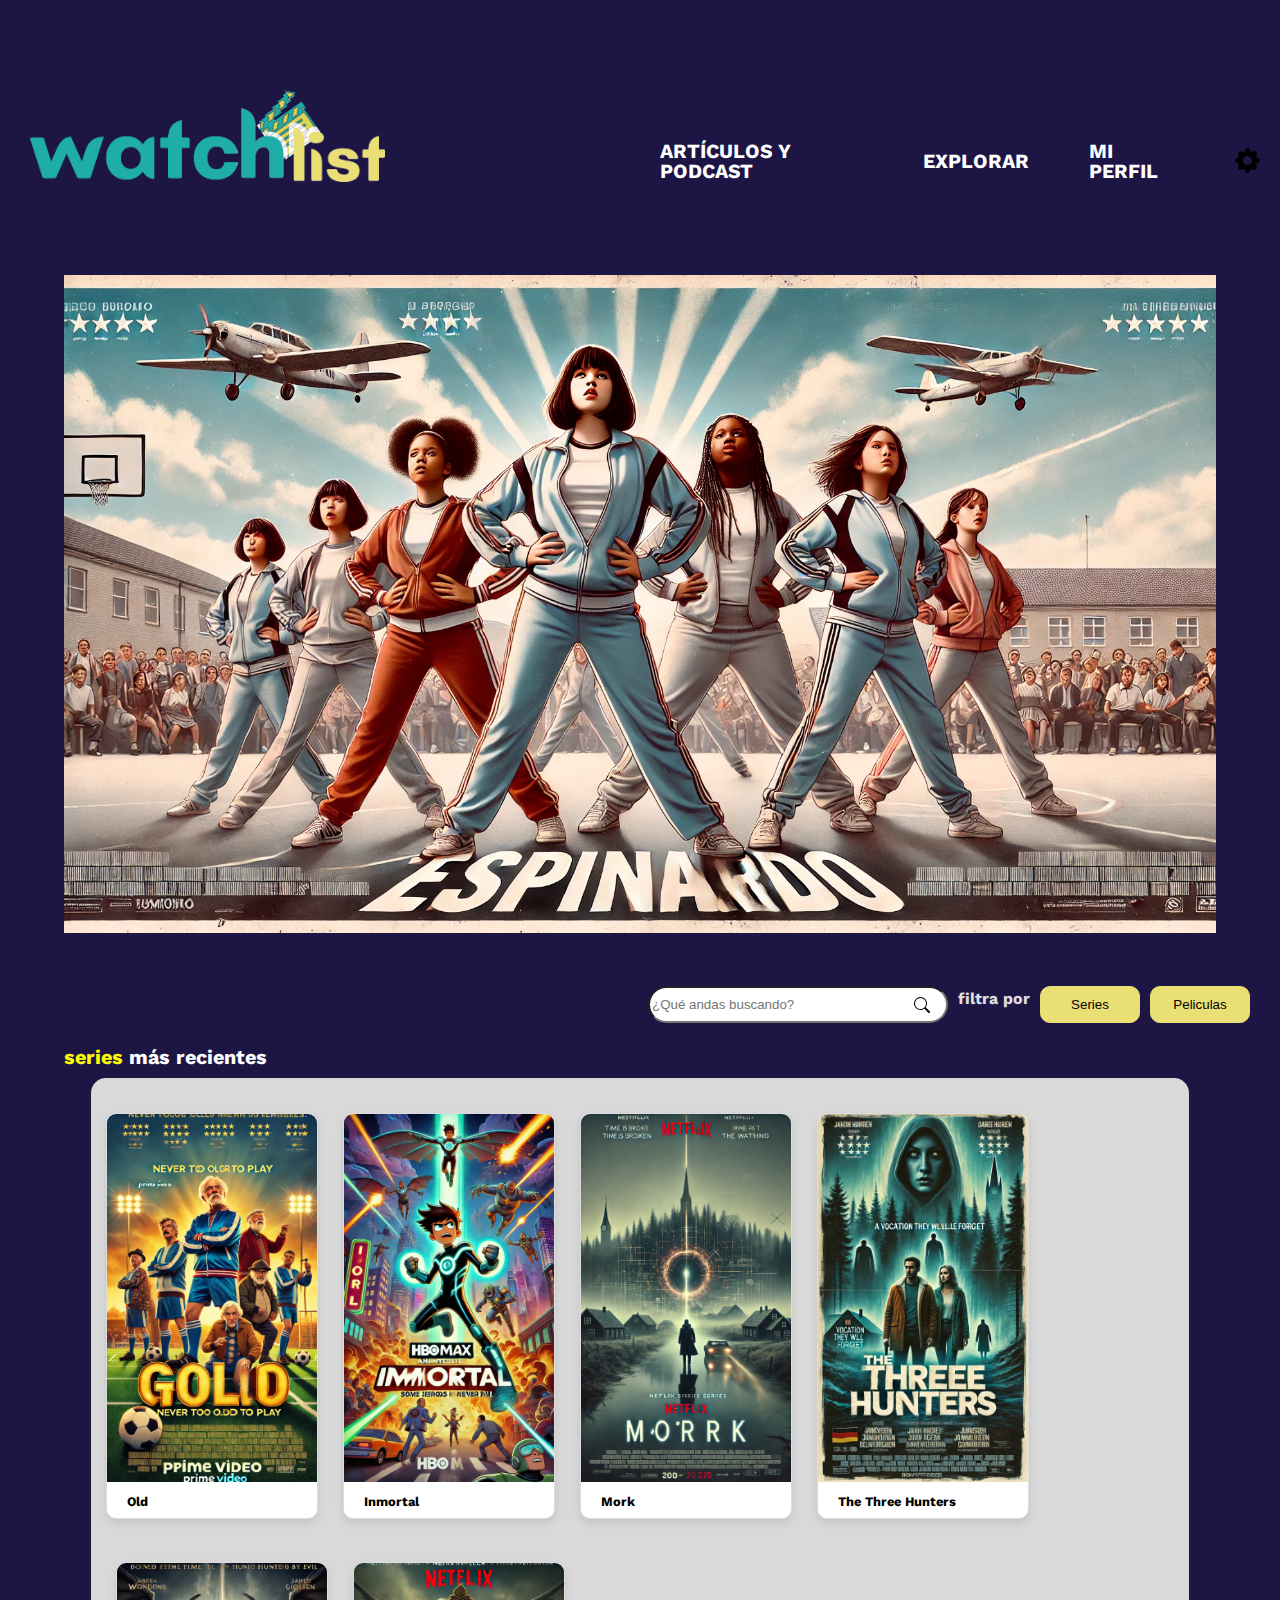
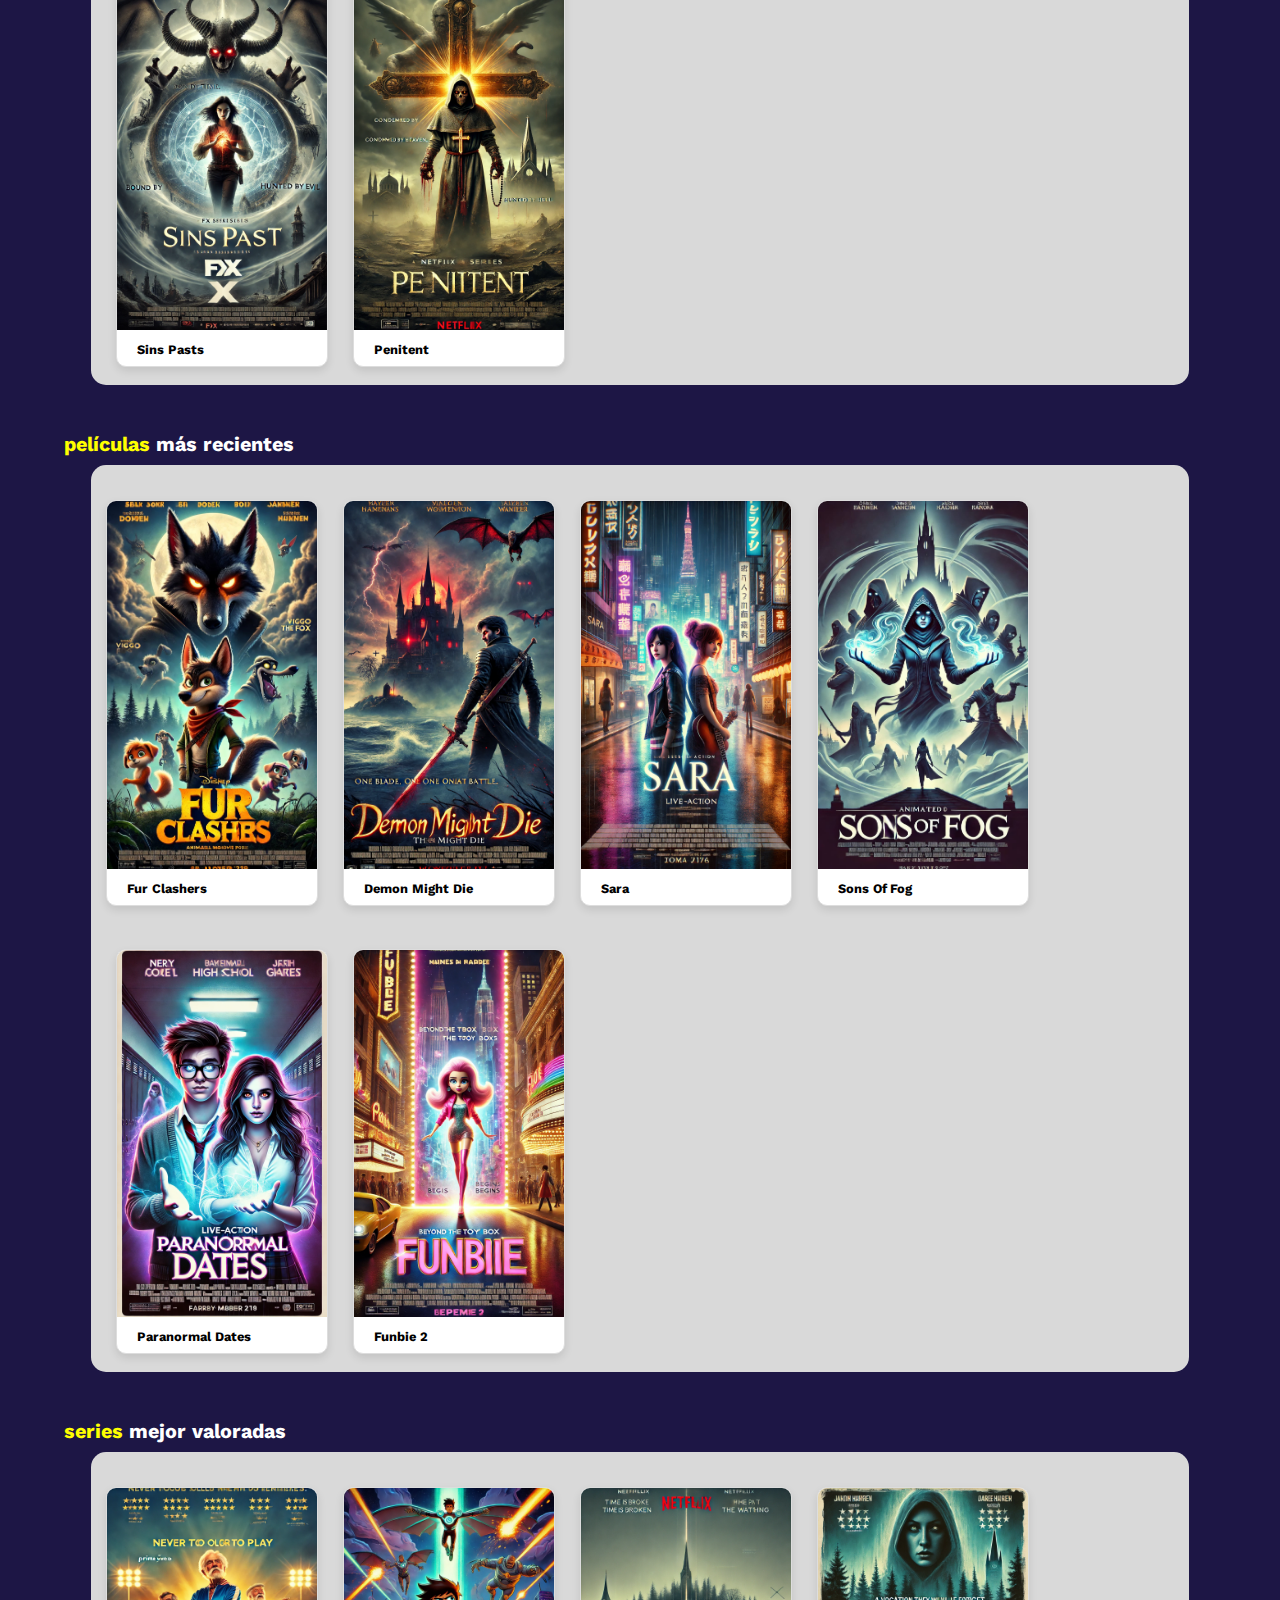
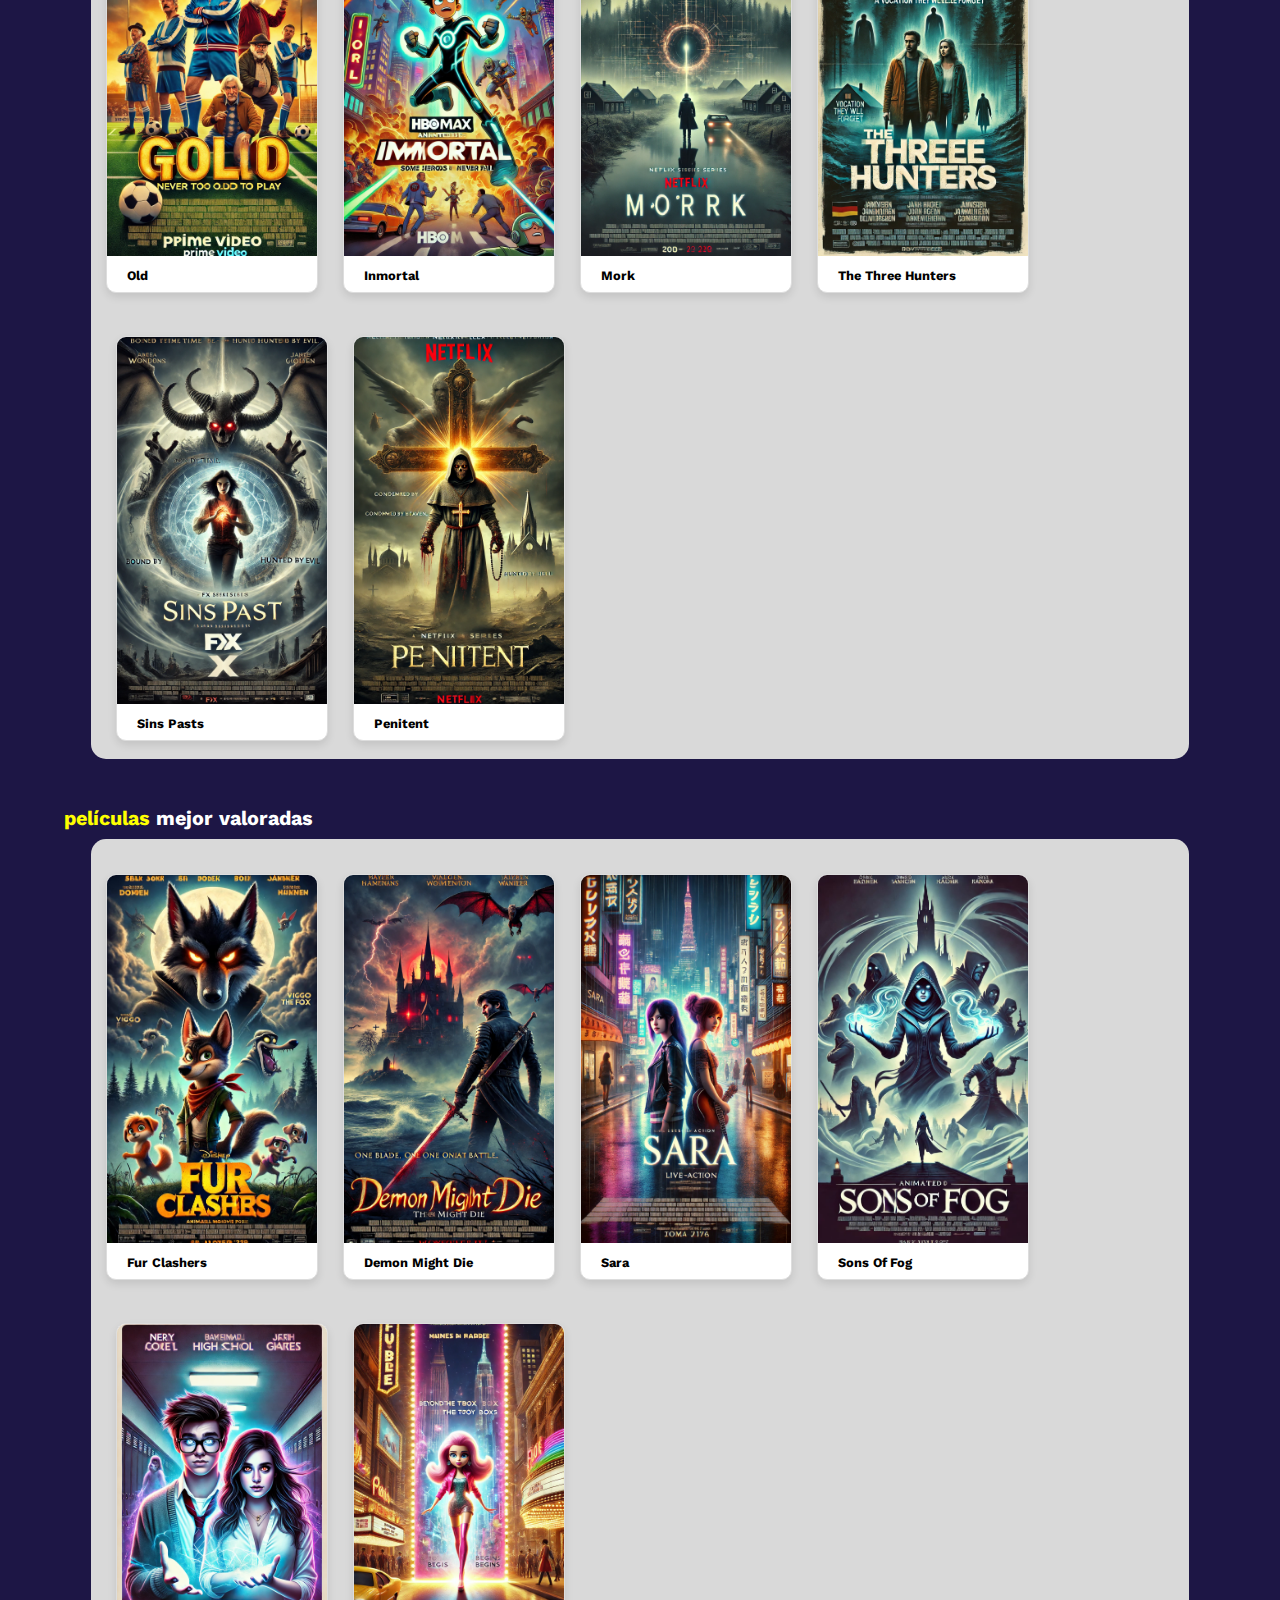
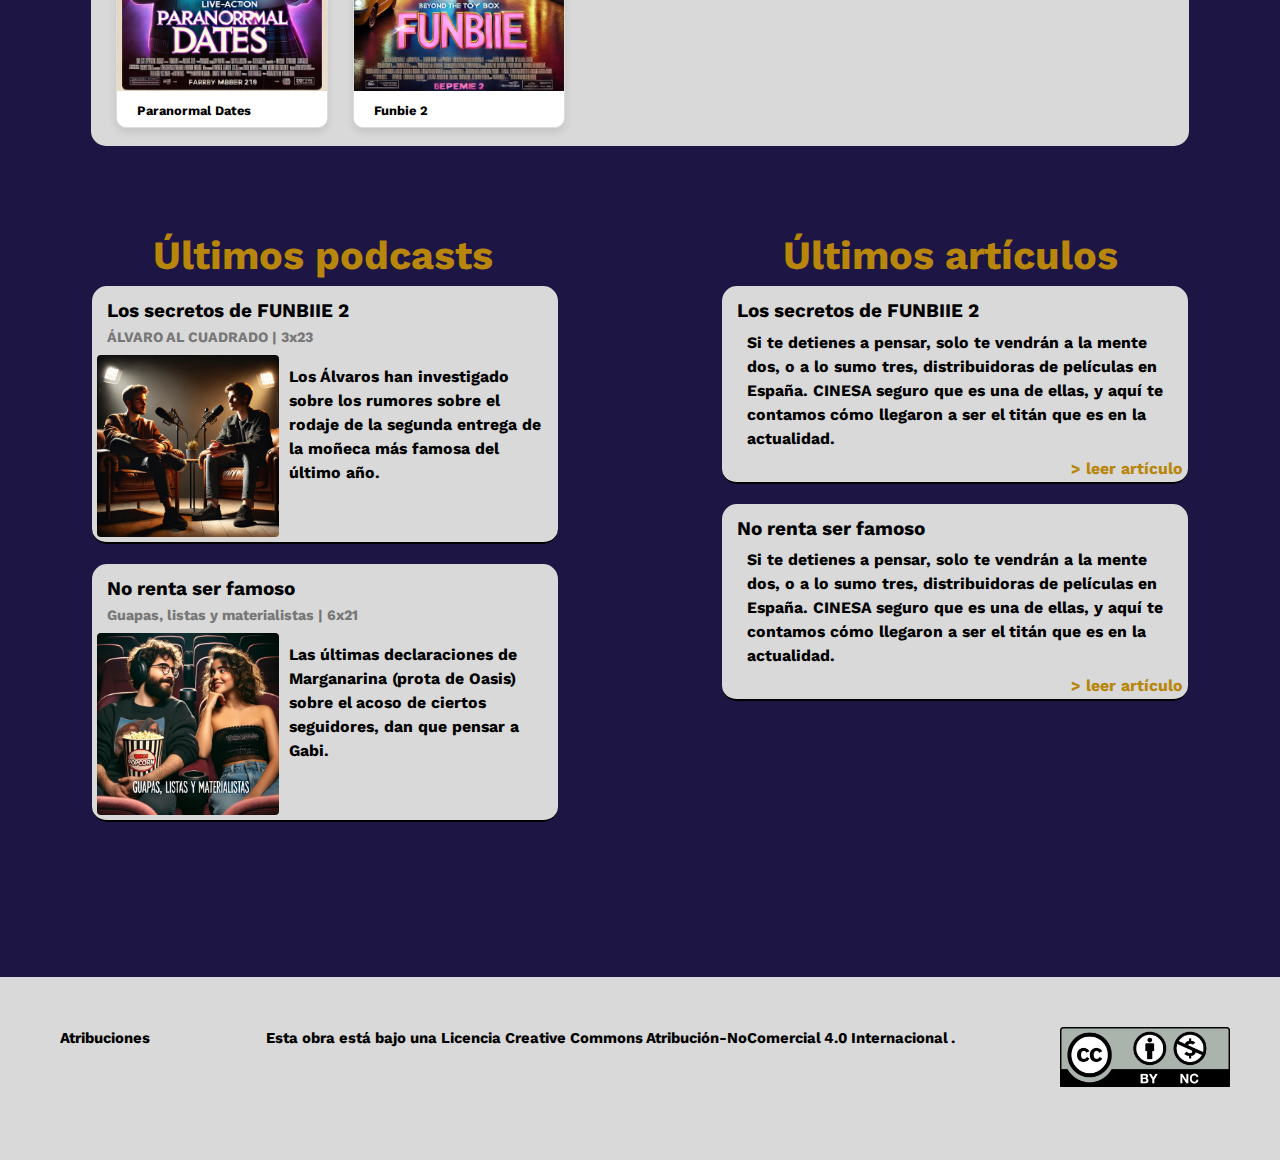
<file: index.html>
<!DOCTYPE html>
<html lang="es">
<head>
    <meta charset="UTF-8">
    <meta name="viewport" content="width=device-width, initial-scale=1.0">
    <title>Watchlist</title>
    <script src="JS/acc_menu.js" defer></script>
    <link rel="stylesheet" href="CSS/inicio.css">
    <link rel="preconnect" href="https://fonts.googleapis.com">
    <link rel="preconnect" href="https://fonts.gstatic.com" crossorigin>
    <link href="https://fonts.googleapis.com/css2?family=Kantumruy+Pro:ital,wght@0,100..700;1,100..700&display=swap" rel="stylesheet">
</head>
<body class="kantumruy-pro-bold">
    
        <header>

            <div class="img">
                <a href="index.html"><img src="Assets/imagenes/logo.png" alt="Logo de Watchlist"></a>
            </div>

            <nav id="desktop">
                <ul>
                    <li><a href="articuloPodcast.html">ARTÍCULOS Y PODCAST</a></li>
                    <li>
                        <a href="#">EXPLORAR</a>
                        <ul class="submenu">
                            <a href="explorarSeries.html">SERIES</a>
                            <a href="explorarPeliculas.html">PELÍCULAS</a>
                        </ul>
                    </li>
                    <li>
                        <a href="#">MI PERFIL</a>
                        <ul class="submenu">
                            <a href="#">MIS WATCHLISTS</a>
                            <a href="#">MIS FAVORITOS</a>
                            <a href="#">REVIEWS</a>
                        </ul>
                    </li>
                    <li class="settings"><a href="#">
                        <svg id="settings-icon" xmlns="http://www.w3.org/2000/svg" width="25" height="25" fill="currentColor" class="bi bi-gear-fill" viewBox="0 0 16 16">
                        <path d="M9.405 1.05c-.413-1.4-2.397-1.4-2.81 0l-.1.34a1.464 1.464 0 0 1-2.105.872l-.31-.17c-1.283-.698-2.686.705-1.987 1.987l.169.311c.446.82.023 1.841-.872 2.105l-.34.1c-1.4.413-1.4 2.397 0 2.81l.34.1a1.464 1.464 0 0 1 .872 2.105l-.17.31c-.698 1.283.705 2.686 1.987 1.987l.311-.169a1.464 1.464 0 0 1 2.105.872l.1.34c.413 1.4 2.397 1.4 2.81 0l.1-.34a1.464 1.464 0 0 1 2.105-.872l.31.17c1.283.698 2.686-.705 1.987-1.987l-.169-.311a1.464 1.464 0 0 1 .872-2.105l.34-.1c1.4-.413 1.4-2.397 0-2.81l-.34-.1a1.464 1.464 0 0 1-.872-2.105l.17-.31c.698-1.283-.705-2.686-1.987-1.987l-.311.169a1.464 1.464 0 0 1-2.105-.872zM8 10.93a2.929 2.929 0 1 1 0-5.86 2.929 2.929 0 0 1 0 5.858z"/>
                      </svg></a>
                    </li>
                </ul>
            </nav>

            <nav id="mobile">
                <ul>
                    <li>
                        <button onclick="location.href='articuloPodcast.html'">ARTÍCULOS Y PODCAST</button>
                    </li>
                    <li>
                        <button onclick="location.href='perfil.html'">MI PERFIL</button>
                        </li>
                    </ul>
            </nav>
        </header>

        <div id="main_img">

            <img src="Assets/imagenes/portadas/Inicio/espinardo.webp" alt="Imagen de una de nuestras películas personalizadas ESPINARDO">
        </div>

        <section>
            
            <div id="search">
                <input type="search" aria-label="Buscar Series y Películas" class="search-btn" placeholder="¿Qué andas buscando?"/>
                <svg class="search_icon" xmlns="http://www.w3.org/2000/svg" width="16" height="16" fill="currentColor" class="bi bi-search" viewBox="0 0 16 16">
                    <path d="M11.742 10.344a6.5 6.5 0 1 0-1.397 1.398h-.001q.044.06.098.115l3.85 3.85a1 1 0 0 0 1.415-1.414l-3.85-3.85a1 1 0 0 0-.115-.1zM12 6.5a5.5 5.5 0 1 1-11 0 5.5 5.5 0 0 1 11 0"/>
                </svg>

                
                <p aria-label="filtra por">filtra por</p>
                <button aria-label="Series" class="filter-btn">Series</button>
                <button aria-label="Películas" class="filter-btn">Peliculas</button>
            </div>

            <div id="buttons-mobile">
                <button onclick="location.href='explorarSeries.html'"  aria-label="SERIES" class="filter-btn">SERIES</button>
                <button onclick="location.href='explorarPeliculas.html'" aria-label="PELÍCULAS" class="filter-btn">PELÍCULAS</button>
                <input type="search" class="search-btn" placeholder="¿Qué andas buscando?"/>
            </div>


            <h2> <a href="explorarSeries.html" class="alt" aria-label="Ir a series más recientes">series</a> más recientes</h2>
            <article>

                

                <a href="fichaTecnica.html" class="card first" aria-label="Ir a la ficha técnica de la serie Old">
                    <img src="Assets/imagenes/portadas/Series/(g)old.jpg" alt="imagen de la serie Old, un equipo de fútbol liderado por jubildados que luchan por ser los mejores ">
                    <div class="enlace btn">Old</div>
                </a>

                <a href="fichaTecnica.html" class="card" aria-label="Ir a la ficha técnica de la serie Inmortal">
                    <img src="Assets/imagenes/portadas/Series/immortal.jpg" alt="imagen de la serie Inmortal, un superhéroe que intenta luchar contra el mal de parademonios">
                    <div class="enlace btn">Inmortal</div>
                </a>

                <a href="fichaTecnica.html" class="card" aria-label="Ir a la ficha técnica de la serie Mork">
                    <img src="Assets/imagenes/portadas/Series/mork.jpg" alt="imagen de la serie Mork, El protagonista se envuelve en un linea temporal mientras resuelve el origen de esta">
                    <div class="enlace btn">Mork</div>
                </a>

                <a href="fichaTecnica.html" class="card" aria-label="Ir a la ficha técnica de la serie The Three Hunters">
                    <img src="Assets/imagenes/portadas/Series/the_three_hunters.jpg" alt="imagen de la serie The Three Hunters, una pareja que consigue alojarse en Alemania en un casa que es pasto de 3 cazadores">
                    <div class="enlace btn">The Three Hunters</div>
                </a>

                <a href="fichaTecnica.html" class="card" aria-label="Ir a la ficha técnica de la serie Sins Pasts">
                    <img src="Assets/imagenes/portadas/Series/sins_past.jpg" alt="imagen de la serie Sins Pasts, Caroline, una hechicera de los 7 mundos del poder debe enfrentarse a un colosal demonio para salvar la Tierra">
                    <div class="enlace btn">Sins Pasts</div>
                </a>
                <a href="fichaTecnica.html" class="card" aria-label="Ir a la ficha técnica de la serie Penitent">
                    <img src="Assets/imagenes/portadas/Series/penitent.jpg" alt="imagen de la serie Penitent, un sacerdote con identidad anónima tiene una experiencia con Satanas arriesgandose su puesto católico">
                    <div class="enlace btn">Penitent</div>
                </a>
            </article>


            <h2> <a href="#" class="alt" aria-label="Ir a las películas más recientes">películas</a> más recientes</h2>
            <article>

                

                <a href="fichaTecnica.html" class="card first" aria-label="Ver detalles de la película 'Fur Clashers'">
                    <img src="Assets/imagenes/portadas/Películas/fur_clashers.jpg" alt="Imagen de la película 'Fur Clashers', un zorro llamado Leo intenta enamorar a una zorrita en Zorrilandia">
                    <div class="enlace btn">Fur Clashers</div>
                </a>
                
                <a href="fichaTecnica.html" class="card" aria-label="Ver detalles de la película 'Demon Might Die'">
                    <img src="Assets/imagenes/portadas/Películas/demon_might_die.jpg" alt="Imagen de la película 'Demon Might Die', un guerrero que murió en combate en el Siglo XXI se enfrenta a demonios que deciden su destino.">
                    <div class="enlace btn">Demon Might Die</div>
                </a>
                
                <a href="fichaTecnica.html" class="card" aria-label="Ver detalles de la película 'Sara'">
                    <img src="Assets/imagenes/portadas/Películas/sara.jpg" alt="Imagen de la película 'Sara', una historia de amor japonesa entre Lorena y Susana, ambientada en la universidad de Informática de Japón.">
                    <div class="enlace btn">Sara</div>
                </a>
                
                <a href="fichaTecnica.html" class="card" aria-label="Ver detalles de la película 'Sons Of Fog'">
                    <img src="Assets/imagenes/portadas/Películas/sons_of_fog.jpg" alt="Imagen de la película 'Sons of Fog', una animación que lleva al mundo de las Almas Perdidas, donde una maga lucha para aprender poderes oscuros.">
                    <div class="enlace btn">Sons Of Fog</div>
                </a>
                
                <a href="fichaTecnica.html" class="card" aria-label="Ver detalles de la película 'Paranormal Dates'">
                    <img src="Assets/imagenes/portadas/Películas/paranormal_dates.jpg" alt="Imagen de la película 'Paranormal Dates', Pedro y Zaira, amigos desde el instituto, enfrentan un cambio cuando Pedro adquiere poderes para enamorar a las personas.">
                    <div class="enlace btn">Paranormal Dates</div>
                </a>
                
                <a href="fichaTecnica.html" class="card" aria-label="Ver detalles de la película 'Funbie 2'">
                    <img src="Assets/imagenes/portadas/Películas/funbie_2.jpg" alt="Imagen de la película 'Funbie 2', una muñeca adorable que lleva una vida normal hasta que el grupo 'Se viene el aprobado' intenta conquistarlo.">
                    <div class="enlace btn">Funbie 2</div>
                </a>
                

            </article>


            <h2><a href="#" class="alt">series</a> mejor valoradas</h2>
            <article>

                

                <a href="fichaTecnica.html" class="card first" aria-label="Ir a la ficha técnica de la serie Old">
                    <img src="Assets/imagenes/portadas/Series/(g)old.jpg" alt="imagen de la serie Old, un equipo de fútbol liderado por jubildados que luchan por ser los mejores ">
                    <div class="enlace btn">Old</div>
                </a>

                <a href="fichaTecnica.html" class="card" aria-label="Ir a la ficha técnica de la serie Inmortal">
                    <img src="Assets/imagenes/portadas/Series/immortal.jpg" alt="imagen de la serie Inmortal, un superhéroe que intenta luchar contra el mal de parademonios">
                    <div class="enlace btn">Inmortal</div>
                </a>

                <a href="fichaTecnica.html" class="card" aria-label="Ir a la ficha técnica de la serie Mork">
                    <img src="Assets/imagenes/portadas/Series/mork.jpg" alt="imagen de la serie Mork, El protagonista se envuelve en un linea temporal mientras resuelve el origen de esta">
                    <div class="enlace btn">Mork</div>
                </a>

                <a href="fichaTecnica.html" class="card" aria-label="Ir a la ficha técnica de la serie The Three Hunters">
                    <img src="Assets/imagenes/portadas/Series/the_three_hunters.jpg" alt="imagen de la serie The Three Hunters, una pareja que consigue alojarse en Alemania en un casa que es pasto de 3 cazadores">
                    <div class="enlace btn">The Three Hunters</div>
                </a>

                <a href="fichaTecnica.html" class="card" aria-label="Ir a la ficha técnica de la serie Sins Pasts">
                    <img src="Assets/imagenes/portadas/Series/sins_past.jpg" alt="imagen de la serie Sins Pasts, Caroline, una hechicera de los 7 mundos del poder debe enfrentarse a un colosal demonio para salvar la Tierra">
                    <div class="enlace btn">Sins Pasts</div>
                </a>
                <a href="fichaTecnica.html" class="card" aria-label="Ir a la ficha técnica de la serie Penitent">
                    <img src="Assets/imagenes/portadas/Series/penitent.jpg" alt="imagen de la serie Penitent, un sacerdote con identidad anónima tiene una experiencia con Satanas arriesgandose su puesto católico">
                    <div class="enlace btn">Penitent</div>
                </a>
            </article>


            <h2><a href="#" class="alt">películas</a> mejor valoradas</h2>
            <article>
                <a href="fichaTecnica.html" class="card first" aria-label="Ver detalles de la película 'Fur Clashers'">
                    <img src="Assets/imagenes/portadas/Películas/fur_clashers.jpg" alt="Imagen de la película 'Fur Clashers', un zorro llamado Leo intenta enamorar a una zorrita en Zorrilandia">
                    <div class="enlace btn">Fur Clashers</div>
                </a>
                
                <a href="fichaTecnica.html" class="card" aria-label="Ver detalles de la película 'Demon Might Die'">
                    <img src="Assets/imagenes/portadas/Películas/demon_might_die.jpg" alt="Imagen de la película 'Demon Might Die', un guerrero que murió en combate en el Siglo XXI se enfrenta a demonios que deciden su destino.">
                    <div class="enlace btn">Demon Might Die</div>
                </a>
                
                <a href="fichaTecnica.html" class="card" aria-label="Ver detalles de la película 'Sara'">
                    <img src="Assets/imagenes/portadas/Películas/sara.jpg" alt="Imagen de la película 'Sara', una historia de amor japonesa entre Lorena y Susana, ambientada en la universidad de Informática de Japón.">
                    <div class="enlace btn">Sara</div>
                </a>
                
                <a href="fichaTecnica.html" class="card" aria-label="Ver detalles de la película 'Sons Of Fog'">
                    <img src="Assets/imagenes/portadas/Películas/sons_of_fog.jpg" alt="Imagen de la película 'Sons of Fog', una animación que lleva al mundo de las Almas Perdidas, donde una maga lucha para aprender poderes oscuros.">
                    <div class="enlace btn">Sons Of Fog</div>
                </a>
                
                <a href="fichaTecnica.html" class="card" aria-label="Ver detalles de la película 'Paranormal Dates'">
                    <img src="Assets/imagenes/portadas/Películas/paranormal_dates.jpg" alt="Imagen de la película 'Paranormal Dates', Pedro y Zaira, amigos desde el instituto, enfrentan un cambio cuando Pedro adquiere poderes para enamorar a las personas.">
                    <div class="enlace btn">Paranormal Dates</div>
                </a>
                
                <a href="fichaTecnica.html" class="card" aria-label="Ver detalles de la película 'Funbie 2'">
                    <img src="Assets/imagenes/portadas/Películas/funbie_2.jpg" alt="Imagen de la película 'Funbie 2', una muñeca adorable que lleva una vida normal hasta que el grupo 'Se viene el aprobado' intenta conquistarlo.">
                    <div class="enlace btn">Funbie 2</div>
                </a>
                


            </article>
        </section>


        <section id="section-podcasts-articles">
            <div class="articles-container">
                <article class="article">
                    <h2 class="alt2">Últimos podcasts</h2>
                    <section class="podcasts-articles">
                        <article class="last-items">
                            <h3>Los secretos de FUNBIIE 2</h3>
                            <figcaption>ÁLVARO AL CUADRADO | 3x23</figcaption>
                            <div class="text-img">
                                <img src="Assets/imagenes/portadas/Podcasts/alvaro_al_cuadrado.webp" alt="Imagen relacionada con el podcast 'Los secretos de FUNBIIE 2', mostrando un collage de imágenes del rodaje de la película.">
                                <p>Los Álvaros han investigado sobre los rumores sobre el rodaje de la segunda entrega de la moñeca más famosa del último año.</p>
                            </div>
                           
                            
                            
                        </article>


                        <article class="last-items">
                            <h3>No renta ser famoso</h3>

                            <figcaption>Guapas, listas y materialistas | 6x21</figcaption>
                            <div class="text-img">
                                <img src="Assets/imagenes/portadas/Podcasts/guapas_listas_materialistas.webp" alt="Imagen relacionada con el podcast 'No renta ser famoso', mostrando una ilustración de las protagonistas del podcast.">
                                <p>Las últimas declaraciones de Marganarina (prota de Oasis) sobre el acoso de ciertos seguidores, dan que pensar a Gabi.</p>

                            </div>
                            
                            
                        </article>
                    </section>
                </article>
        
                <article class="article">
                    <h2 class="alt2">Últimos artículos</h2>
                    <section class="podcasts-articles">
                        <article class="last-items">
                            <h3>Los secretos de FUNBIIE 2</h3>
                            <p>Si te detienes a pensar, solo te vendrán a la mente dos, o a lo sumo tres, distribuidoras de películas en España. CINESA seguro que es una de ellas, y aquí te contamos cómo llegaron a ser el titán que es en la actualidad.</p>
                            <a href="" class="more_content read_article" aria-label="Leer el artículo 'Los secretos de FUNBIIE 2' completo"> > leer artículo</a>
                            
                        </article>
                        <article class="last-items">
                            <h3>No renta ser famoso</h3>
                            <p>Si te detienes a pensar, solo te vendrán a la mente dos, o a lo sumo tres, distribuidoras de películas en España. CINESA seguro que es una de ellas, y aquí te contamos cómo llegaron a ser el titán que es en la actualidad.</p>
                            <a href="" class="more_content read_article " aria-label="Leer el artículo 'no renta ser famoso' completo"> > leer artículo</a>
                           
                        </article>
                    </section>
                </article>
            </div>
        </section>



        <section id="mobile-section-podcasts-articles">
            <div class="mobile-articles-container">
                <article class="article">
                    <h2 class="alt2">Últimos podcasts</h2>
                    <section id="podcasts">
                        <article class="last-items">
                            <h3>Los secretos de FUNBIIE 2</h3>
                            <figcaption>ÁLVARO AL CUADRADO | 3x23</figcaption>
                            <div class="text-img">
                                <img src="Assets/imagenes/portadas/Podcasts/alvaro_al_cuadrado.webp" alt="Imagen relacionada con el podcast 'Los secretos de FUNBIIE 2', mostrando un collage de imágenes del rodaje de la película.">
                                <p>Los Álvaros han investigado sobre los rumores sobre el rodaje de la segunda entrega de la moñeca más famosa del último año.</p>
                            </div>
                           
                            
                            
                        </article>


                        <article class="last-items">
                            <h3>No renta ser famoso</h3>

                            <figcaption>Guapas, listas y materialistas | 6x21</figcaption>
                            <div class="text-img">
                                <img src="Assets/imagenes/portadas/Podcasts/guapas_listas_materialistas.webp" alt="Imagen relacionada con el podcast 'No renta ser famoso', mostrando una ilustración de las protagonistas del podcast.">
                                <p>Las últimas declaraciones de Marganarina (prota de Oasis) sobre el acoso de ciertos seguidores, dan que pensar a Gabi.</p>

                            </div>
                            
                            
                        </article>
                    </section>
                </article>
        
                <article class="article">
                    <h2 class="alt2">Últimos artículos</h2>
                    <section id="articles">
                        <article class="last-items">
                            <h3>Los secretos de FUNBIIE 2</h3>
                            <p>Si te detienes a pensar, solo te vendrán a la mente dos, o a lo sumo tres, distribuidoras de películas en España. CINESA seguro que es una de ellas, y aquí te contamos cómo llegaron a ser el titán que es en la actualidad.</p>
                            <a href="" class="more_content read_article" aria-label="Leer el artículo 'Los secretos de FUNBIIE 2' completo"> > leer artículo</a>
                            
                        </article>
                        <article class="last-items">
                            <h3>No renta ser famoso</h3>
                            <p>Si te detienes a pensar, solo te vendrán a la mente dos, o a lo sumo tres, distribuidoras de películas en España. CINESA seguro que es una de ellas, y aquí te contamos cómo llegaron a ser el titán que es en la actualidad.</p>
                            <a href="" class="more_content read_article" aria-label="Leer el artículo 'no renta ser famoso' completo"> > leer artículo</a>
                           
                        </article>
                    </section>
                </article>
            </div>
        </section>


        

        <footer>

            
            <a href="#" class="foot">Atribuciones</a>
            <a id="license-desktop" href="https://creativecommons.org/licenses/by-nc/4.0/deed.es">Esta obra está bajo una Licencia Creative Commons Atribución-NoComercial 4.0 Internacional . </a>
            

            <div class="foot">
                <img src="Assets/imagenes/Cc_by-nc_icon.svg.png" alt="imagen licencia">
                <a id="license-mobile" href="https://creativecommons.org/licenses/by-nc/4.0/deed.es">CC BY-NC</a>
                
            </div>
        </footer>

        
</body>
</html>
</file>
<file: CSS/inicio.css>
/* Autor: Pedro Sánchez García */
/* Css para hacer diferentes tipos de la misma fuente
.kantumruy-pro-<uniquifier> {
  font-family: "Kantumruy Pro", serif;
  font-optical-sizing: auto;
  font-weight: <weight>;
  font-style: normal;
}
*/

/* Resets CSS */

html, body, div, span, applet, object, iframe,
h1, h2, h3, h4, h5, h6, p, blockquote, pre,
a, abbr, acronym, address, big, cite, code,
del, dfn, em, img, ins, kbd, q, s, samp,
small, strike, strong, sub, sup, tt, var,
b, u, i, center,
dl, dt, dd, ol, ul, li,
fieldset, form, label, legend,
table, caption, tbody, tfoot, thead, tr, th, td,
article, aside, canvas, details, embed, 
figure, figcaption, footer, header, hgroup, 
menu, nav, output, ruby, section, summary,
time, mark, audio, video 
{
    margin: 0;
    padding: 0;
    border: 0;
    font-size: 100%;
    font: inherit;
    vertical-align: baseline;
}
/* HTML5 display-role reset for older browsers */
article, aside, details, figcaption, figure, 
footer, header, hgroup, menu, nav, section 
{
    display: block;
}
body 
{
    line-height: 1;
}
ol, ul 
{
    list-style: none;
}
blockquote, q 
{
    quotes: none;
}
blockquote:before, blockquote:after,
q:before, q:after 
{
    content: '';
    content: none;
}
table 
{
    border-collapse: collapse;
    border-spacing: 0;
}


/* Tipografía */

.kantumruy-pro-basic {
    font-family: "Kantumruy Pro", serif;
    font-optical-sizing: auto;
    font-weight: normal;
    font-style: normal;
}

.kantumruy-pro-bold {
    font-family: "Kantumruy Pro", serif;
    font-optical-sizing: auto;
    font-weight: bold;
    font-style: normal;
}
/* HTML */

html 
{
    background-color: #1D1645;
    font-family: Kantumruy Pro;
}


h1,li,a,h2 
{
    color: white;
}

a{
    text-decoration: none;
}

span 
{
    color: #1F305E;
}
.alt
{
    color: yellow;
}
.alt2{
    color: darkgoldenrod;
}

.more_content{
    color: darkgoldenrod;
}


/* Header */

 header 
 {
    width: 100%;
 }

 header img 
 {
    width: 80%;
    margin-left: 10%;
 }

nav 
{
    display: none;
}

/* Menú */

#mobile {
    display: block;
    margin-top: 50px;
    width: 100%;
    border-radius: 8px;
    padding: 0;
}

#desktop {
    display: none;
}

#mobile ul {
    list-style-type: none;
    margin: 0;
    padding: 0;
    display: flex;
    gap: 15px; /* Espacio entre botones */
    align-items: center;
    justify-content: center;
    padding: 15px;
}

#mobile ul li {
    position: relative;
    justify-content: center;
}

#mobile ul li button {
    background: none;
    border: black solid 2px;
    padding: 12px 20px;
    color: #1D1645;
    font-weight: bold;
    font-size: 16px;
    border-radius: 90px;
    cursor: pointer;
    transition: background 0.3s ease;
    text-align: center;
    background-color: #D9D9D9; 
}

#mobile .submenu {
    display: none;
    position: absolute;
    top: 100%;
    left: 0;
    background: #D9D9D9;
    border-radius: 8px;
    padding: 10px;
    min-width: 150px;
    flex-direction: column;
    gap: 5px;
}

#mobile ul li:hover .submenu {
    display: flex;
}
#mobile ul li:hover .submenu {
    display: flex;
}

#mobile .submenu button {
    width: 100%;
    text-align: center;
    background: none;
    border: none;
    padding: 8px 10px;
    font-size: 14px;
    border-radius: 5px;
    cursor: pointer;
    transition: background 0.3s ease;
    background-color: #D9D9D9;
}

#mobile .submenu button:hover {
    background-color: #0c072d;
}

#settings {
    display: flex;
    justify-content: center;
}

#settings button {
    display: flex;
    align-items: center;
    gap: 5px;
    background: none;
    border: none;
    cursor: pointer;
    background-color: #6d6c72;
    padding: 10px;
    border-radius: 8px;
}

#settings-icon {
    transition: transform 0.3s ease;
}

#settings button:hover #settings-icon {
    transform: rotate(30deg);
}


/*  */


  .submenu .reviews,
  .submenu .settings 
  {
    margin-bottom: 10px;
  }
  .submenu a 
  {
    font-size: 10px;
    text-decoration: none;
    color: black;
    font-weight: normal;
    display: block;
    padding: 5px 0;
    border-radius: 10px;
    margin-left: 10px;
    padding: 5px;
  }

  .submenu a:hover 
    {
        background-color: #DFD355;
    }

    
  #settings-icon 
  {
    fill: black;
  }
  .submenu .reviews:last-of-type,
  .submenu .settings:last-of-type {
    margin-bottom: 0;
  }
  

#search-mobile 
{
    display: inline-block;
    margin-left: 11%;
}

#buttons-mobile
{
    display: inline-block;
    margin-left: 10%;
}

#search 
{
    display: none;
}

/* Estilo del botones */
#search-mobile .btn 
{
    display: flex;
    padding: 10px 4px;
    color: black;
    border-radius: 5px;
    font-weight: bold;
    transition: background-color 0.3s ease;
}

#buttons-mobile .filter-btn 
{
    color:#0c072d;
    font-weight: bold;
    background-color: #DFD355;
    border: 1px solid #DFD355;
    padding: 10px;
    border-radius: 50px;
    width: 150px;
    margin-top: 20px;
}

#buttons-mobile .search-btn 
{
    margin-top: 10%;
    width: 300px;
    border-radius: 40px;
    padding: 8px;
}

#main_img 
{
    display: none;
}

section 
{
    margin-bottom: 30px;
}
section h1,h2 
{
    font-size: 20px;
    margin-left: 25px;
    margin-top: 50px;
    margin-bottom: 15px;
}


section article 
{
    background-color: #D9D9D9;
    width: 85%;
    margin: 0 auto;
    margin-bottom: 50px;
    border-radius: 15px;
    padding: 5px;
}

img 
{
    width: 100%;
}

/* Estilos de la tarjeta */
.card 
{
    background-color: #fff;
    border: 1px solid #ddd;
    width: 40%;
    border-radius: 10px; 
    box-shadow: 0 4px 8px rgba(0, 0, 0, 0.1); 
    overflow: hidden;
    transition: transform 0.3s ease-in-out; 
    display: inline-block;
    margin-top: 30px;
    margin-left: 20px;
    margin-bottom: 10px;
}

.first{
    margin-left: 20px;
}

/* Estilo del botón */
.btn 
{
    display: inline-block;
    padding: 10px 20px;
    color: black;
    border-radius: 5px;
    font-weight: bold;
    transition: background-color 0.3s ease;
}



/* Efecto hover sobre la tarjeta */
.card:hover 
{
    transform: translateY(-10px); 
}



#section-podcasts-articles 
{
    display: none;
}

 #mobile-section-podcasts-articles h2 
 {
    font-size: 30px;
    margin-top: 10px;
 }


.text-img
{
    line-height: 1.5;
    margin-bottom: 10px;
}

.last-items 
{
    margin-bottom: 20px;
}
.last-items > *
{
    margin-top: 10px;
    margin-bottom: 0;
}



.last-items > figcaption 
{
    font-size: 0.9em;
        color: #777;
        margin: 10px 0;
}
.text-img > img 
{
    width: 100%;
}

.last-items h3 
{
    font-size: 1.8em;
    margin-top: 10px;
}

.last-items p 
{
    line-height: 1.5;
}
.read_article
{
    float: right;
}
footer 
{
    display: flex;
    justify-content: space-between;
    background-color: #D9D9D9;
    padding: 10px;
}

footer img 
{
    width: 100px;
}

 footer a
{
    font-size: 13px;
    margin-left: 10px;
    line-height: 1.5;
    color: black;
}

#tipografia  ul 
{
    margin-top: 10px;
    color: black;
    margin-left: 25px;
}

.foot
{
    color: black;
}

#license-mobile 
{
    display: block;
    margin-left: 22px;
}

#license-desktop 
{
    display: none;
}
/* Media query ESCRITORIO */

@media (min-width:700px)
{

    /* Header */
    header 
    {
        display: flex;
        justify-content: space-between;
    }
    /* Logo */

    header img 
    {
        justify-content: flex-end;
        margin-left: 30px;
        margin-top: 10vh;
        margin-bottom: 10vh;
    }

  /* Menú */


  #desktop ul 
  {
     
      list-style-type: none;
      margin: 0;
      padding: 0;
      background-color: #1D1645;
      border-radius: 50px;
  }
  
  #desktop {
      margin-top: 50px;
      width: 50%;
      border-radius: 8px;
      padding: 0;
      display: flex ;
    }
    #desktop > ul {
      list-style: none;
      display: flex;
      margin: 0;
      padding: 0;
      gap: 20px;
      align-items: center;
      justify-content: center;
    }
    #desktop > ul > li {
      position: relative;
      font-size: 20px;
    }
    #desktop > ul > li > a {
      display: inline-block;
      padding: 10px 20px;
      color: white;
      text-decoration: none;
      border-radius: 8px;
      font-weight: bold;
    }
    #desktop .submenu {
      visibility: hidden;
      background-color: #D9D9D9;
      position: absolute;
      top: 100%;
      left: 0;
      border-radius: 8px;
      margin: 0;
      padding: 10px;
      min-width: 150px;
      transition: all 0.1s ease-in-out;
    }
    #desktop > ul > li:hover .submenu 
    { 
      visibility: visible;
    }
    #desktop > ul > li > a:focus + .submenu 
    { 
      visibility: visible;
    }

    .submenu .reviews,
    .submenu .settings {
      margin-bottom: 10px;
    }
    .submenu a {
      font-size: 13px;
      text-decoration: none;
      color: black;
      font-weight: normal;
      display: block;
      padding: 5px 0;
      border-radius: 10px;
      margin-left: 10px;
      padding: 10px;
    }

    .submenu a:hover 
    {
        background-color: #e9df74;
    }
    
    .submenu .reviews:last-of-type,
    .submenu .settings:last-of-type {
      margin-bottom: 0;
    }
    

    .settings 
    {
        float: right;
    }

    #mobile 
    {
        display: none;
    }

    


    /* Imagen lego */

    #main_img > img
    {
        width: 90%;
        margin-left: 5%;
    }

    #main_img 
    {
        display: block;
    }



    /* Section */

    section 
    {
        margin-bottom: 50px;
    }
    section h1, section h2 
    {
        margin-left: 5%;
        margin-bottom: 10px;
        margin-top: 25px;
    }

    #buttons-mobile 
    {
        display: none;
    }
    #search 
    {
        margin-top:50px;
        display: flex;
        justify-content:end ;
        position: relative;
        gap: 10px;
        right: 30px;
    }

    #search p 
    {
        color: #ddd;
        margin-top: 5px;
    }

    /* Article */


    article 
    {
        background-color: #D9D9D9;
        margin-bottom: 50px;

        width: 80%;
        margin: 0 9%;
        padding: 10px;
        border-radius: 5px;
    }

    


    /* Estilos de la tarjeta */
    .card 
    {
        background-color: #fff;
        border: 1px solid #ddd;
        width: 210px;
        border-radius: 10px; 
        box-shadow: 0 4px 8px rgba(0, 0, 0, 0.1); 
        overflow: hidden;
        transition: transform 0.3s ease-in-out; 
        display: inline-block;
        margin-left: 20px;
    }

    .enlace 
    {
       font-size: 13px;
    }
    

    .first{
        margin-left: 10px;
    }

    /* Estilo del botones */
    .btn 
    {
        display: inline-block;
        padding: 10px 20px;
        color: black;
        border-radius: 5px;
        font-weight: bold;
        transition: background-color 0.3s ease;
    }

    .filter-btn 
    {
        background-color: #e9df74;
        border: 1px solid #e9df74;
        padding: 10px;
        border-radius: 10px;
        width: 100px;
        cursor: pointer;
    }

    .filter-btn:hover 
    {
        background-color: #D9D9D9;
        border: 1px solid #e9df74;
        padding: 10px;
        border-radius: 10px;
        width: 100px;
        cursor: pointer;
    }


    .search-btn 
    {
        width: 300px;
        border-radius: 40px;
        padding-right: 3px;
    }

    .search_icon 
    {
        position: absolute; 
        right: 320px;
        top: 50%;
        transform: translateY(-50%); 
    }

    /* Efecto hover sobre la tarjeta */
    .card:hover 
    {
        transform: translateY(-10px); 
    }
    img 
    {
        width: 100%;
    }


    /* Sección de podcasts y artículos*/

    #section-podcasts-articles 
    {
        display: flex;
        justify-content: center; 
        gap: 40px;
        margin: 20px;
        margin-top: 0;
    }

    #mobile-section-podcasts-articles
    {
        display: none;
    }
    
    /* Contenedor de los artículos */
    .articles-container 
    {
        display: flex;
        gap: 20px;
        flex-wrap: wrap; 
        justify-content: space-between; 
        height: auto;
    }
    
    /* Estilo para cada artículo (podcast o artículo) */
    .article 
    {
        background-color: #1D1645;
        padding: 15px;
        border-radius: 8px;
        width: 40%;
        height: auto;
        box-sizing: border-box;
    }
    
    .articles-container .article h2 
    {
        font-size: 40px;
        margin-left: 13%;
    }
    
    /* Estilo para los contenidos dentro de los artículos (tarjetas) */
    .podcasts-articles 
    {
        display: flex;
        flex-wrap: wrap;
    }
    
    .last-items 
    {
        width: 100%; 
        border-bottom: 2px solid black;
        margin-bottom: 20px;
    }
    
    .last-items img 
    {
        width: 40%;
        height: auto;
        border-radius: 4px;
    }
    
    .last-items h3 
    {
        font-size: 1.2em;
        margin-top: 10px;
        margin-left: 10px;
    }

    
    
    .last-items p 
    {
        font-size: 1em;
        margin-top: 10px;
        margin-left: 20px;
        line-height: 1.5;
    }

    .text-img 
    {
        display: flex;
    }

    .text-img > p 
    {
        margin-left: 10px;
    }

    
    
    .last-items figcaption 
    {
        font-size: 0.9em;
        color: #777;
        margin: 10px 10px;
    }

    footer 
    {
        display: flex;
        justify-content: space-between;
        background-color: #D9D9D9;
        padding: 50px;
    }

    footer img 
    {
        width: 170px;
        margin-bottom: 20px;
    }

    footer a
    {
        font-size: 15px;
    }

    #license-mobile 
    {
        display: none;
    }

    #license-desktop 
    {
        display: block;
    }

    #tipografia  ul 
    {
        margin-top: 10px;
        color: black;
        margin-left: 25px;
    }

    .foot
    {
        color: black;
    }
}
</file>
